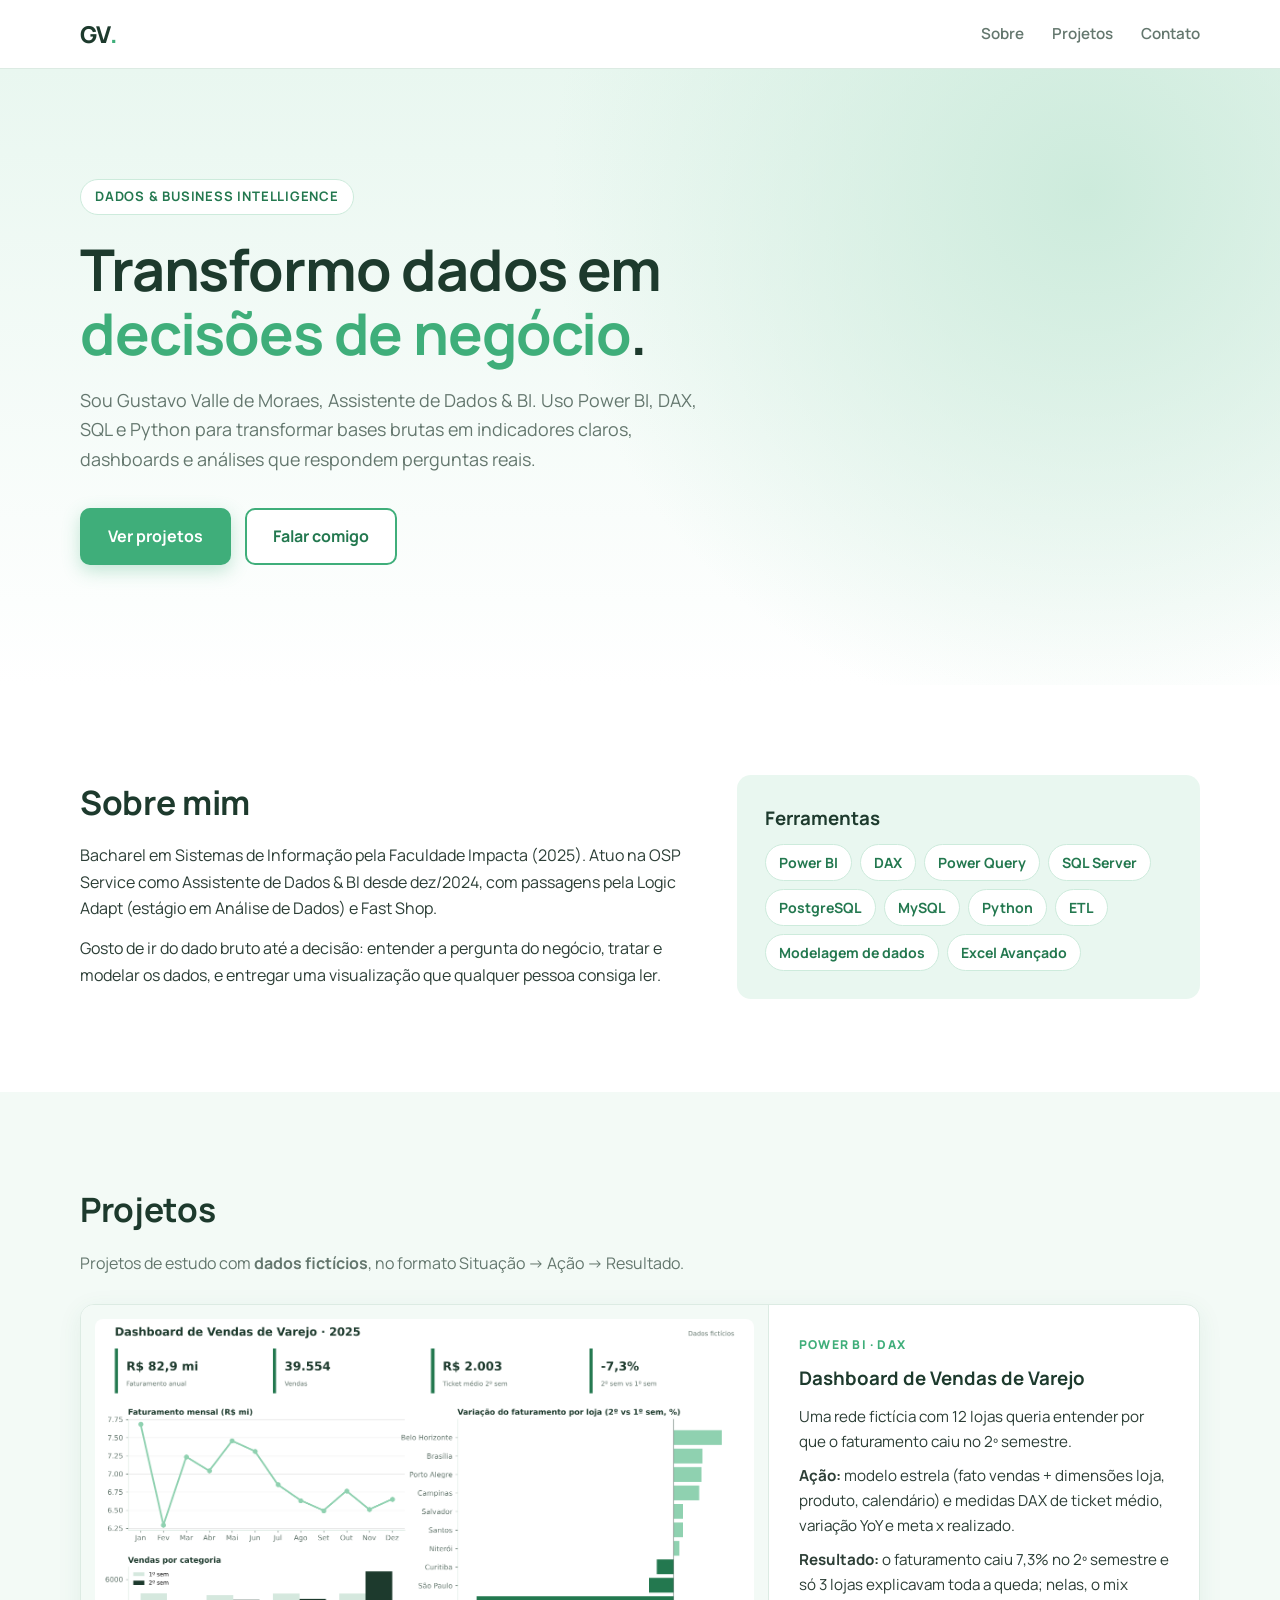
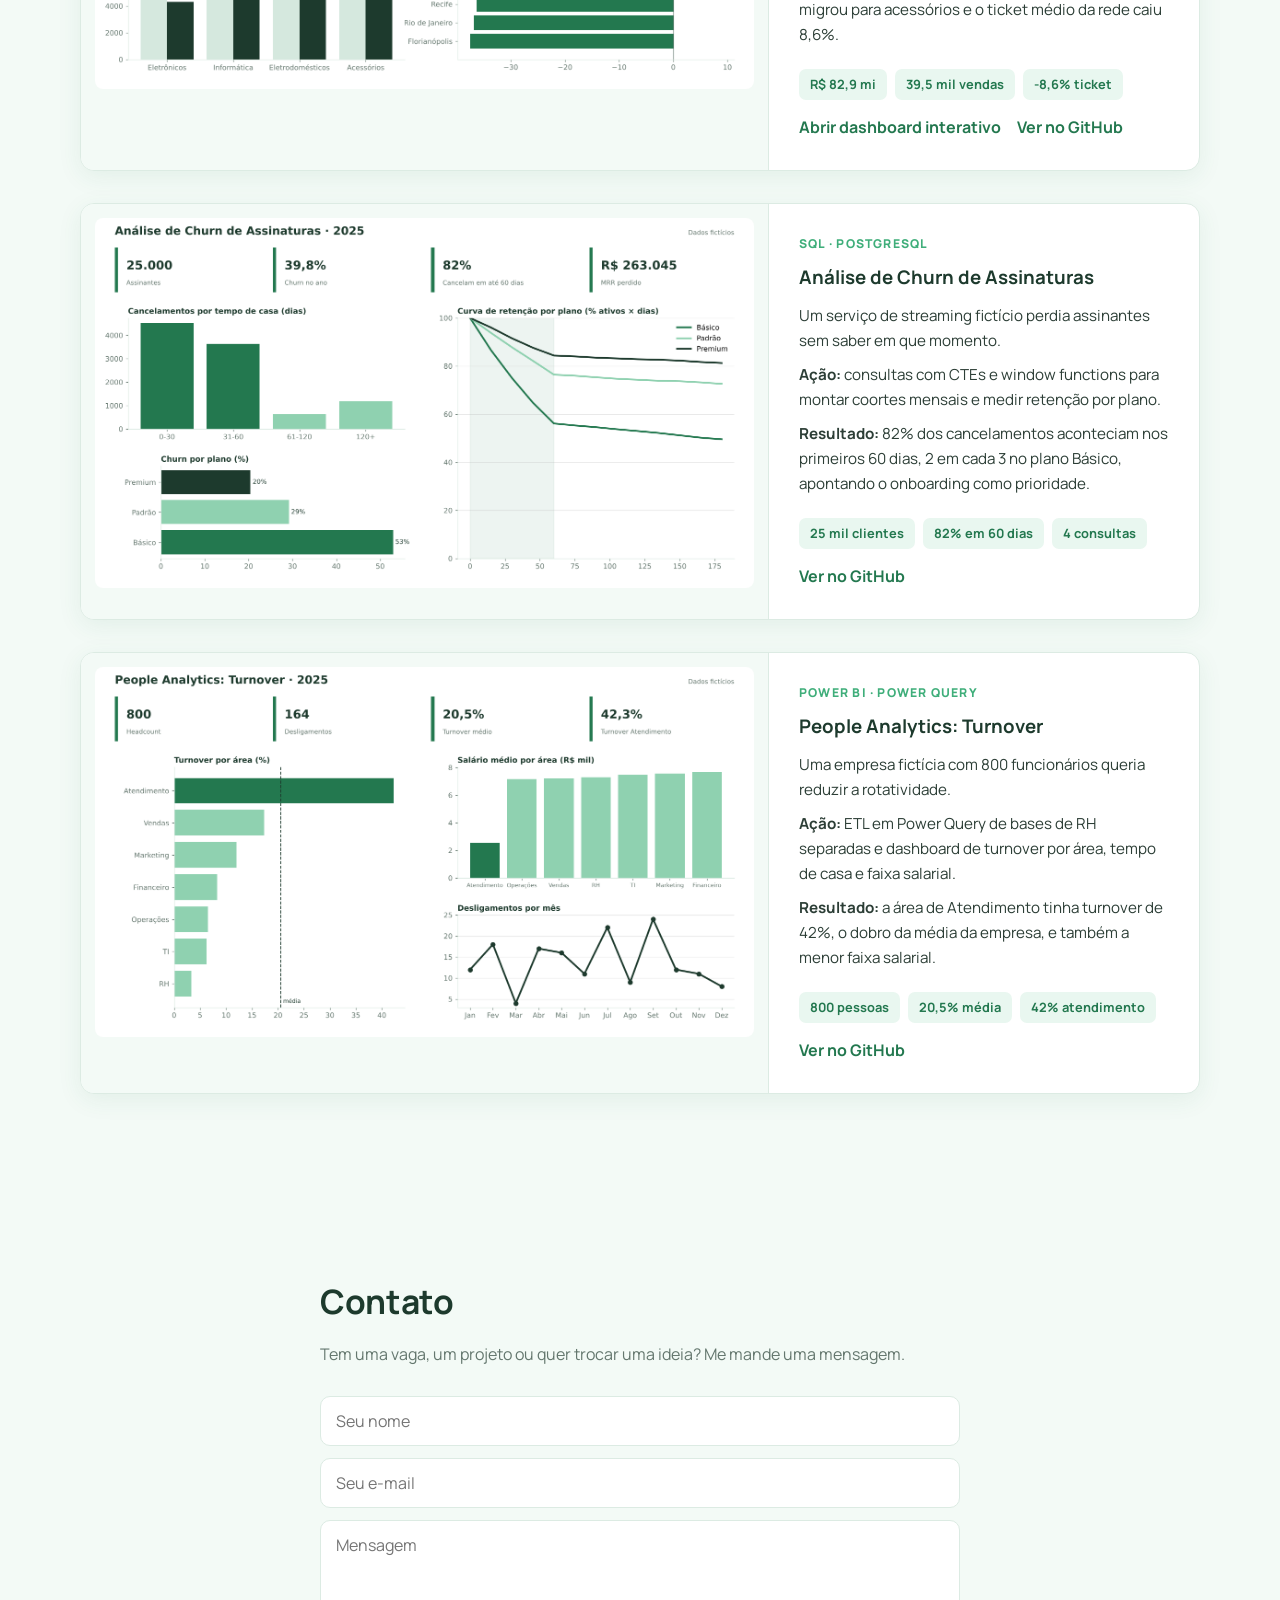
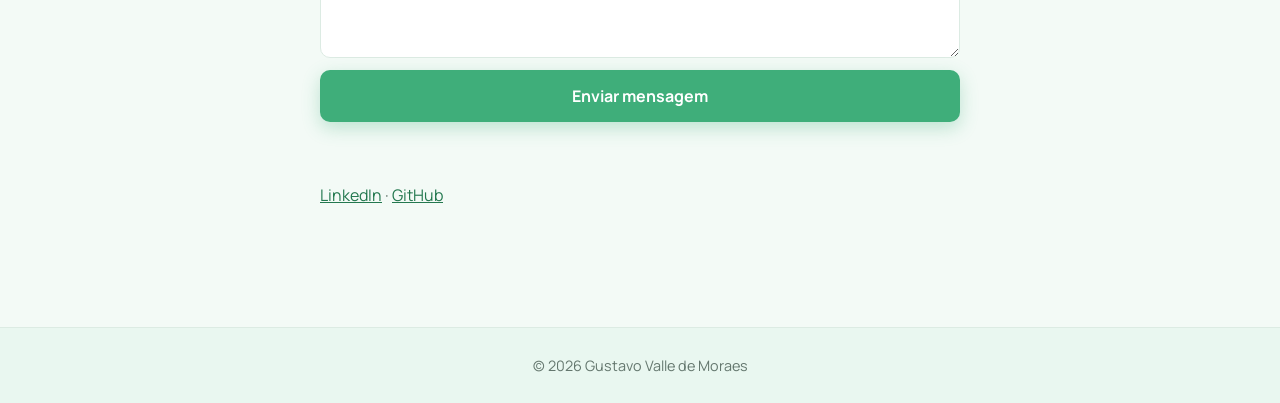
<file: frontend/index.html>
<!doctype html>
<html lang="pt-BR">
<head>
  <meta charset="utf-8">
  <meta name="viewport" content="width=device-width, initial-scale=1">
  <title>Gustavo Valle | Dados & BI</title>
  <meta name="description" content="Portfólio de Gustavo Valle de Moraes — Analista de Dados e BI.">
  <link rel="preconnect" href="https://fonts.googleapis.com">
  <link href="https://fonts.googleapis.com/css2?family=Manrope:wght@400;500;600;700;800&display=swap" rel="stylesheet">
  <link rel="stylesheet" href="style.css?v=4">
</head>
<body>
  <header class="nav">
    <div class="container nav-inner">
      <a href="#" class="logo">GV<span>.</span></a>
      <nav>
        <a href="#sobre">Sobre</a>
        <a href="#projetos">Projetos</a>
        <a href="#contato">Contato</a>
      </nav>
    </div>
  </header>

  <section class="hero">
    <div class="container">
      <p class="eyebrow">Dados & Business Intelligence</p>
      <h1>Transformo dados em <span class="gold">decisões de negócio</span>.</h1>
      <p class="lead">Sou Gustavo Valle de Moraes, Assistente de Dados & BI. Uso Power BI, DAX, SQL e Python para transformar bases brutas em indicadores claros, dashboards e análises que respondem perguntas reais.</p>
      <div class="hero-cta">
        <a href="#projetos" class="btn btn-gold">Ver projetos</a>
        <a href="#contato" class="btn btn-ghost">Falar comigo</a>
      </div>
    </div>
  </section>

  <section id="sobre" class="section">
    <div class="container grid-2">
      <div>
        <h2>Sobre mim</h2>
        <p>Bacharel em Sistemas de Informação pela Faculdade Impacta (2025). Atuo na OSP Service como Assistente de Dados & BI desde dez/2024, com passagens pela Logic Adapt (estágio em Análise de Dados) e Fast Shop.</p>
        <p>Gosto de ir do dado bruto até a decisão: entender a pergunta do negócio, tratar e modelar os dados, e entregar uma visualização que qualquer pessoa consiga ler.</p>
      </div>
      <div class="stack">
        <h3>Ferramentas</h3>
        <ul class="tags">
          <li>Power BI</li><li>DAX</li><li>Power Query</li><li>SQL Server</li>
          <li>PostgreSQL</li><li>MySQL</li><li>Python</li>
          <li>ETL</li><li>Modelagem de dados</li><li>Excel Avançado</li>
        </ul>
      </div>
    </div>
  </section>

  <section id="projetos" class="section alt">
    <div class="container">
      <h2>Projetos</h2>
      <p class="muted">Projetos de estudo com <strong>dados fictícios</strong>, no formato Situação → Ação → Resultado.</p>
      <div class="cards lista">
        <article class="card projeto">
          <a href="img/vendas.png" target="_blank" class="card-img"><img src="img/vendas.png" alt="Dashboard Dashboard de Vendas de Varejo" loading="lazy"></a>
          <div class="card-body">
          <span class="card-tag">Power BI · DAX</span>
          <h3>Dashboard de Vendas de Varejo</h3>
          <p>Uma rede fictícia com 12 lojas queria entender por que o faturamento caiu no 2º semestre.</p>
          <p><strong>Ação:</strong> modelo estrela (fato vendas + dimensões loja, produto, calendário) e medidas DAX de ticket médio, variação YoY e meta x realizado.</p>
          <p><strong>Resultado:</strong> o faturamento caiu 7,3% no 2º semestre e só 3 lojas explicavam toda a queda; nelas, o mix migrou para acessórios e o ticket médio da rede caiu 8,6%.</p>
          <div class="kpi-row"><span>R$ 82,9 mi</span><span>39,5 mil vendas</span><span>-8,6% ticket</span></div>
          <div class="card-links"><a href="dashboard-vendas/">Abrir dashboard interativo</a><a href="https://github.com/Gumoraez/Portif-lio/tree/main/projetos/vendas-varejo" target="_blank" rel="noopener">Ver no GitHub</a></div>
          </div>
        </article>
        <article class="card projeto">
          <a href="img/churn.png" target="_blank" class="card-img"><img src="img/churn.png" alt="Dashboard Análise de Churn de Assinaturas" loading="lazy"></a>
          <div class="card-body">
          <span class="card-tag">SQL · PostgreSQL</span>
          <h3>Análise de Churn de Assinaturas</h3>
          <p>Um serviço de streaming fictício perdia assinantes sem saber em que momento.</p>
          <p><strong>Ação:</strong> consultas com CTEs e window functions para montar coortes mensais e medir retenção por plano.</p>
          <p><strong>Resultado:</strong> 82% dos cancelamentos aconteciam nos primeiros 60 dias, 2 em cada 3 no plano Básico, apontando o onboarding como prioridade.</p>
          <div class="kpi-row"><span>25 mil clientes</span><span>82% em 60 dias</span><span>4 consultas</span></div>
          <div class="card-links"><a href="https://github.com/Gumoraez/Portif-lio/tree/main/projetos/churn-assinaturas" target="_blank" rel="noopener">Ver no GitHub</a></div>
          </div>
        </article>
        <article class="card projeto">
          <a href="img/turnover.png" target="_blank" class="card-img"><img src="img/turnover.png" alt="Dashboard People Analytics: Turnover" loading="lazy"></a>
          <div class="card-body">
          <span class="card-tag">Power BI · Power Query</span>
          <h3>People Analytics: Turnover</h3>
          <p>Uma empresa fictícia com 800 funcionários queria reduzir a rotatividade.</p>
          <p><strong>Ação:</strong> ETL em Power Query de bases de RH separadas e dashboard de turnover por área, tempo de casa e faixa salarial.</p>
          <p><strong>Resultado:</strong> a área de Atendimento tinha turnover de 42%, o dobro da média da empresa, e também a menor faixa salarial.</p>
          <div class="kpi-row"><span>800 pessoas</span><span>20,5% média</span><span>42% atendimento</span></div>
          <div class="card-links"><a href="https://github.com/Gumoraez/Portif-lio/tree/main/projetos/people-analytics-turnover" target="_blank" rel="noopener">Ver no GitHub</a></div>
          </div>
        </article>
      </div>
    </div>
  </section>

  <section id="contato" class="section alt">
    <div class="container narrow">
      <h2>Contato</h2>
      <p class="muted">Tem uma vaga, um projeto ou quer trocar uma ideia? Me mande uma mensagem.</p>
      <form id="form-contato" class="contato" action="https://formsubmit.co/gustavomoraes021@gmail.com" method="POST">
        <input type="hidden" name="_subject" value="Novo contato pelo portfólio">
        <input type="hidden" name="_template" value="table">
        <input type="hidden" name="_captcha" value="false">
        <input type="text" name="_honey" style="display:none" tabindex="-1" autocomplete="off">
        <input name="nome" placeholder="Seu nome" required minlength="2">
        <input name="email" type="email" placeholder="Seu e-mail" required>
        <textarea name="mensagem" rows="5" placeholder="Mensagem" required minlength="5"></textarea>
        <button class="btn btn-gold" type="submit">Enviar mensagem</button>
      </form>
      <p id="contato-status" class="status"></p>
      <p class="muted links">
        <a href="https://www.linkedin.com/in/gustavo-m0raes/" target="_blank" rel="noopener">LinkedIn</a> ·
        <a href="https://github.com/Gumoraez" target="_blank" rel="noopener">GitHub</a>
      </p>
    </div>
  </section>

  <footer class="footer"><div class="container">© 2026 Gustavo Valle de Moraes</div></footer>

  <script src="app.js?v=4"></script>
</body>
</html>
</file>
<file: frontend/style.css>
:root {
  --green: #3fae7a;
  --green-dark: #23784f;
  --green-light: #e9f7f0;
  --green-soft: #cdebdc;
  --ink: #1d3a2d;
  --text: #2c3e36;
  --muted: #64776e;
  --bg: #ffffff;
  --bg-alt: #f3faf6;
  --line: #dcebe3;
  --radius: 14px;
  --shadow: 0 6px 24px rgba(35, 120, 79, .08);
}

* { box-sizing: border-box; margin: 0; padding: 0; }
html { scroll-behavior: smooth; scroll-padding-top: 72px; }
body { font-family: "Manrope", system-ui, sans-serif; background: var(--bg); color: var(--text); line-height: 1.65; }
a { color: var(--green-dark); }
img { max-width: 100%; display: block; }
code { background: var(--green-light); color: var(--green-dark); padding: 2px 6px; border-radius: 5px; }

.container { width: min(1120px, 100% - 32px); margin: 0 auto; }
.narrow { width: min(640px, 100% - 32px); }

/* Navegação */
.nav { position: sticky; top: 0; z-index: 10; background: rgba(255,255,255,.92); backdrop-filter: blur(8px); border-bottom: 1px solid var(--line); }
.nav-inner { display: flex; justify-content: space-between; align-items: center; height: 68px; }
.logo { color: var(--ink); font-weight: 800; font-size: 1.45rem; text-decoration: none; }
.logo span, .gold { color: var(--green); }
.nav nav { display: flex; gap: 28px; }
.nav nav a { color: var(--muted); text-decoration: none; font-weight: 600; font-size: .95rem; transition: color .2s; }
.nav nav a:hover { color: var(--green-dark); }

/* Topo */
.hero { background: radial-gradient(circle at 85% 20%, var(--green-soft), transparent 45%), linear-gradient(180deg, var(--green-light), #fff); padding: 110px 0 120px; }
.eyebrow { display: inline-block; background: #fff; color: var(--green-dark); border: 1px solid var(--green-soft); padding: 6px 14px; border-radius: 999px; font-weight: 700; font-size: .82rem; letter-spacing: .06em; text-transform: uppercase; }
.hero h1 { font-size: clamp(2.1rem, 5vw, 3.6rem); line-height: 1.12; margin: 22px 0 20px; max-width: 820px; color: var(--ink); letter-spacing: -.02em; }
.lead { color: var(--muted); max-width: 640px; font-size: 1.12rem; }
.hero-cta { display: flex; gap: 14px; margin-top: 34px; flex-wrap: wrap; }

.btn { display: inline-block; padding: 13px 26px; border-radius: 10px; font-weight: 700; text-decoration: none; border: 2px solid transparent; cursor: pointer; font-family: inherit; font-size: 1rem; transition: transform .15s, box-shadow .2s, background .2s; }
.btn:hover { transform: translateY(-2px); }
.btn-gold { background: var(--green); color: #fff; box-shadow: 0 6px 18px rgba(63,174,122,.3); }
.btn-gold:hover { background: var(--green-dark); }
.btn-ghost { border-color: var(--green); color: var(--green-dark); background: #fff; }
.btn-ghost:hover { background: var(--green-light); }

/* Seções */
.section { padding: 90px 0; }
.section.alt { background: var(--bg-alt); }
h2 { font-size: 2.1rem; color: var(--ink); margin-bottom: 12px; letter-spacing: -.01em; }
h3 { color: var(--ink); margin-bottom: 10px; }
.muted { color: var(--muted); margin-bottom: 28px; }
.grid-2 { display: grid; grid-template-columns: 1.3fr 1fr; gap: 56px; align-items: start; }
.grid-2 p { margin-bottom: 14px; }
.stack { background: var(--green-light); border-radius: var(--radius); padding: 28px; }
.tags { list-style: none; display: flex; flex-wrap: wrap; gap: 8px; }
.tags li { background: #fff; color: var(--green-dark); border: 1px solid var(--green-soft); padding: 6px 13px; border-radius: 999px; font-size: .88rem; font-weight: 700; }

/* Projetos */
.cards { display: grid; gap: 32px; }
.cards.lista { grid-template-columns: 1fr; }
.card { background: #fff; border-radius: var(--radius); border: 1px solid var(--line); box-shadow: var(--shadow); padding: 28px; display: flex; flex-direction: column; min-width: 0; }
.card p { font-size: .95rem; margin-bottom: 9px; }
.card-tag { font-size: .76rem; font-weight: 800; color: var(--green); text-transform: uppercase; letter-spacing: .1em; margin-bottom: 8px; }
.card-links { margin-top: auto; padding-top: 14px; display: flex; gap: 16px; }
.card-links a { font-weight: 700; text-decoration: none; }
.card-links a:hover { text-decoration: underline; }

.card.projeto { display: grid; grid-template-columns: minmax(0, 1.6fr) minmax(0, 1fr); padding: 0; overflow: hidden; }
.card-img { display: block; min-width: 0; background: var(--bg-alt); border-right: 1px solid var(--line); padding: 14px; }
.card-img img { width: 100%; height: auto; border-radius: 8px; transition: transform .3s; }
.card-img:hover img { transform: scale(1.02); }
.card-body { padding: 30px; display: flex; flex-direction: column; min-width: 0; }
.kpi-row { margin-top: 12px; display: flex; flex-wrap: wrap; gap: 8px; }
.kpi-row span { background: var(--green-light); color: var(--green-dark); font-weight: 700; font-size: .8rem; padding: 5px 11px; border-radius: 7px; }

/* Demo */
.upload { display: flex; gap: 12px; flex-wrap: wrap; align-items: center; background: var(--green-light); padding: 22px; border-radius: var(--radius); border: 2px dashed var(--green-soft); }
.status { margin-top: 14px; font-weight: 600; min-height: 1.4em; }
.status.erro { color: #c0392b; }
.status.ok { color: var(--green-dark); }
.kpis { display: grid; grid-template-columns: repeat(3, 1fr); gap: 16px; margin: 24px 0; }
.kpi { background: #fff; border: 1px solid var(--line); border-radius: var(--radius); padding: 18px; border-left: 5px solid #8fd1b0; }
.kpi.A { border-left-color: var(--green-dark); }
.kpi.C { border-left-color: var(--green-soft); }
.kpi .cl { font-weight: 800; font-size: 1.6rem; color: var(--ink); }
.kpi small { color: var(--muted); display: block; }
.table-wrap { overflow-x: auto; background: #fff; border: 1px solid var(--line); border-radius: var(--radius); max-height: 420px; }
table { width: 100%; border-collapse: collapse; font-size: .92rem; }
th, td { padding: 11px 14px; text-align: left; border-bottom: 1px solid var(--line); }
th { background: var(--green); color: #fff; position: sticky; top: 0; }
.badge { padding: 2px 10px; border-radius: 999px; font-weight: 800; font-size: .8rem; }
.badge.A { background: var(--green-dark); color: #fff; }
.badge.B { background: #8fd1b0; color: var(--ink); }
.badge.C { background: var(--green-light); color: var(--ink); }

/* Contato */
.contato { display: grid; gap: 12px; }
.contato input, .contato textarea { font-family: inherit; font-size: 1rem; padding: 13px 15px; border: 1px solid var(--line); border-radius: 10px; background: #fff; }
.contato input:focus, .contato textarea:focus { outline: 2px solid var(--green); border-color: transparent; }
.links { margin-top: 24px; }

.footer { background: var(--green-light); color: var(--muted); padding: 26px 0; text-align: center; font-size: .9rem; border-top: 1px solid var(--line); }

@media (max-width: 860px) {
  .card.projeto { grid-template-columns: 1fr; }
  .card-img { border-right: none; border-bottom: 1px solid var(--line); }
  .grid-2 { grid-template-columns: 1fr; gap: 28px; }
  .kpis { grid-template-columns: 1fr; }
  .hero { padding: 70px 0 80px; }
  .nav nav { gap: 16px; }
  .nav nav a { font-size: .86rem; }
}
@media (max-width: 480px) { .nav nav a:nth-child(1) { display: none; } }
</file>
